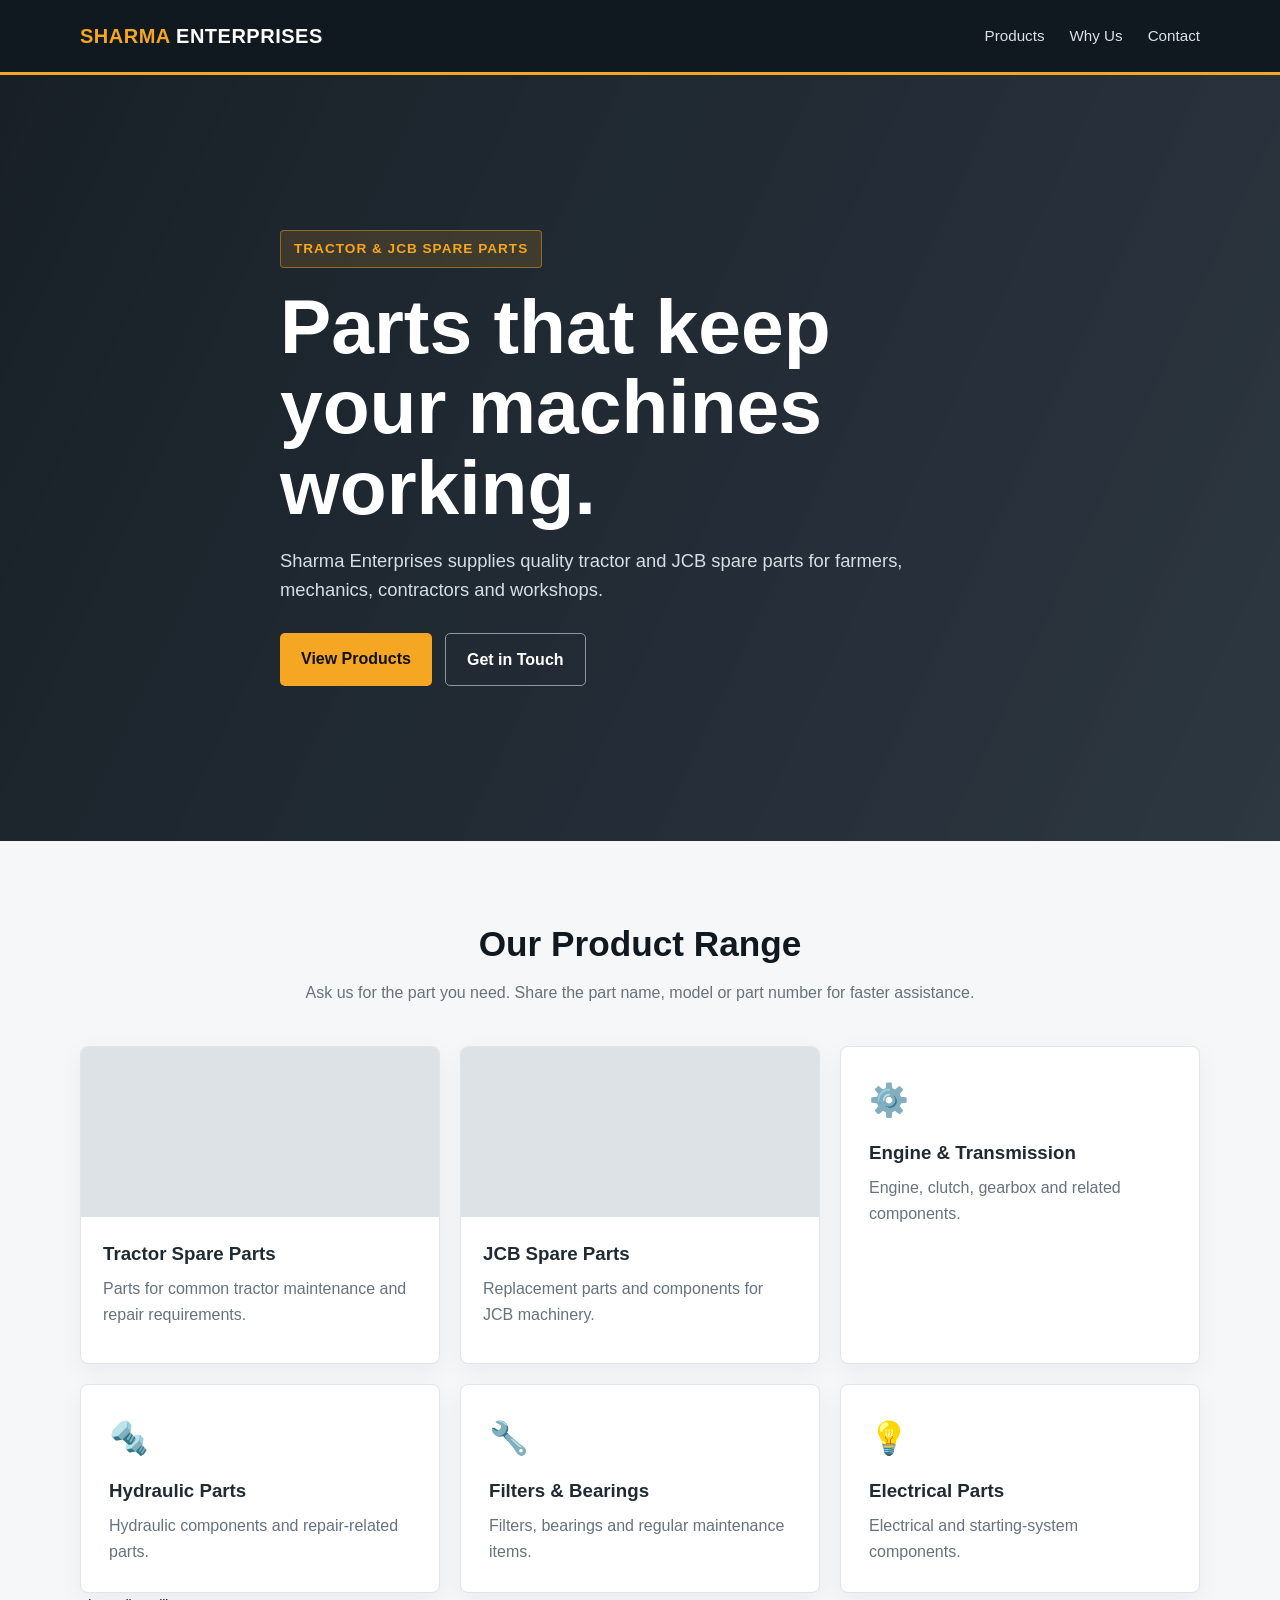
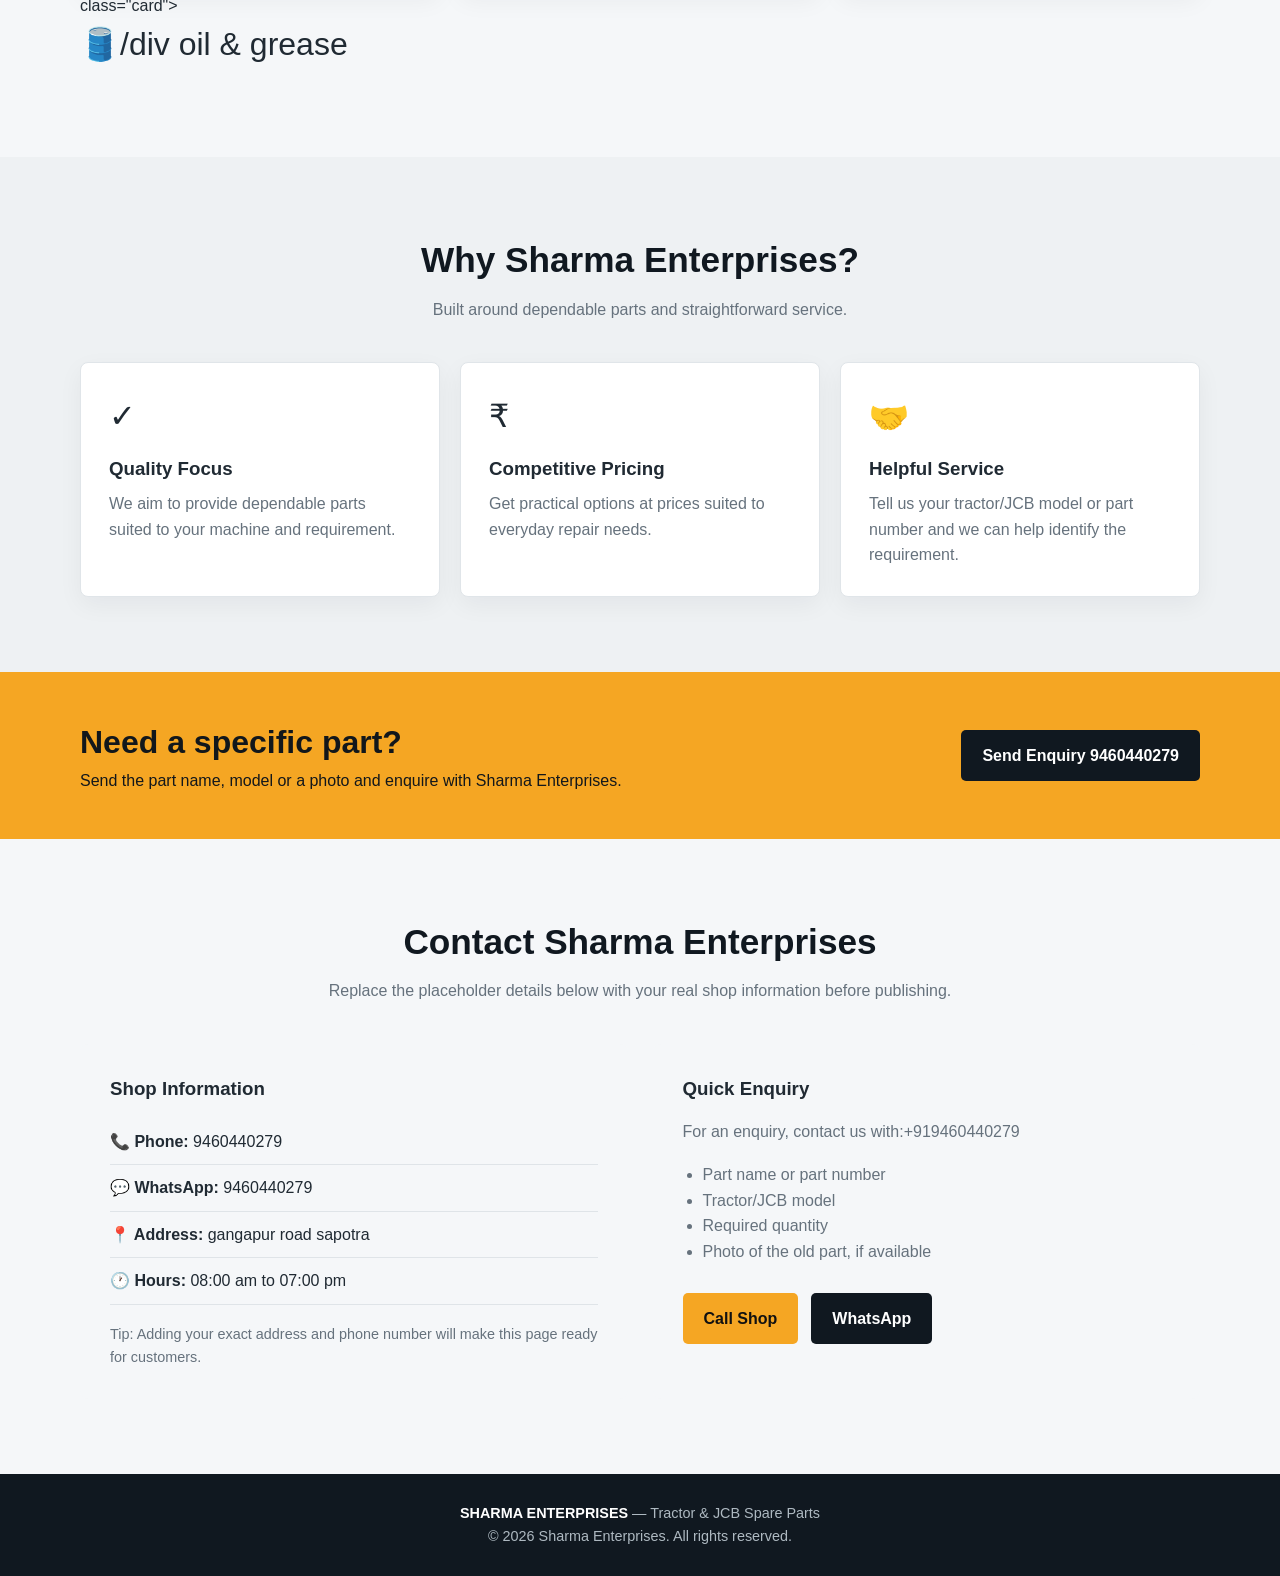
<file: index.html>
<!DOCTYPE html>
<html lang="en">
<head>
<meta charset="UTF-8">
<meta name="viewport" content="width=device-width, initial-scale=1.0">
<meta name="description" content="Sharma Enterprises - Tractor and JCB spare parts. Quality parts, reliable service and competitive prices.">
<title>Sharma Enterprises | Tractor & JCB Spare Parts</title>
<style>
:root{--dark:#101820;--dark2:#18232d;--orange:#f5a623;--light:#f5f7f9;--text:#202a33;--muted:#66727d;--white:#fff}
*{box-sizing:border-box;margin:0;padding:0}
html{scroll-behavior:smooth}
body{font-family:Arial,Helvetica,sans-serif;color:var(--text);background:var(--light);line-height:1.6}
a{text-decoration:none;color:inherit}
.container{width:min(1120px,92%);margin:auto}
header{background:var(--dark);color:#fff;position:sticky;top:0;z-index:20;border-bottom:3px solid var(--orange)}
.nav{height:72px;display:flex;align-items:center;justify-content:space-between}
.logo{font-size:1.25rem;font-weight:800;letter-spacing:.5px}.logo span{color:var(--orange)}
nav a{margin-left:25px;color:#dbe2e7;font-size:.95rem}nav a:hover{color:var(--orange)}
.hero{background:linear-gradient(115deg,rgba(16,24,32,.97),rgba(24,35,45,.9)),url("https://images.unsplash.com/photo-1581094794329-c8112a89af12?auto=format&fit=crop&w=1800&q=80") center/cover;min-height:590px;display:flex;align-items:center;color:#fff}
.hero-content{max-width:720px;padding:80px 0}.tag{display:inline-block;background:rgba(245,166,35,.15);color:var(--orange);border:1px solid rgba(245,166,35,.45);padding:7px 13px;border-radius:4px;font-weight:700;font-size:.85rem;text-transform:uppercase;letter-spacing:1px}
h1{font-size:clamp(2.4rem,6vw,4.8rem);line-height:1.05;margin:18px 0}.hero p{font-size:1.15rem;color:#d7dee3;max-width:650px}
.buttons{display:flex;gap:13px;flex-wrap:wrap;margin-top:28px}.btn{display:inline-block;padding:13px 21px;border-radius:5px;font-weight:800}.primary{background:var(--orange);color:#111}.secondary{border:1px solid #8b98a3;color:#fff}
section{padding:75px 0}.section-head{text-align:center;max-width:700px;margin:0 auto 40px}.section-head h2{font-size:2.2rem;color:var(--dark)}.section-head p{color:var(--muted);margin-top:8px}
.grid{display:grid;grid-template-columns:repeat(3,1fr);gap:20px}
.card{background:#fff;padding:28px;border:1px solid #e0e5e9;border-radius:8px;box-shadow:0 8px 25px rgba(16,24,32,.05)}.icon{font-size:2rem;margin-bottom:12px}.card h3{margin-bottom:7px}.card p{color:var(--muted)}
.product{padding:0;overflow:hidden}.product .photo{height:170px;background:#dce2e6 center/cover}.product .body{padding:22px}.product .body p{margin-bottom:14px}
.band{background:var(--orange);color:#12171b;padding:45px 0}.band-inner{display:flex;justify-content:space-between;align-items:center;gap:20px}.band h2{font-size:2rem}.dark-btn{background:var(--dark);color:#fff}
.contact{background:#fff}.contact-grid{display:grid;grid-template-columns:1fr 1fr;gap:25px}.contact-box{background:var(--light);padding:30px;border-radius:8px}.contact-box h3{margin-bottom:15px}.contact-row{padding:10px 0;border-bottom:1px solid #dfe4e8}.contact-row:last-child{border:0}.note{margin-top:18px;color:var(--muted);font-size:.9rem}
footer{background:var(--dark);color:#aeb9c1;text-align:center;padding:28px 0;font-size:.9rem}footer strong{color:#fff}
@media(max-width:760px){nav{display:none}.hero{min-height:520px}.grid,.contact-grid{grid-template-columns:1fr}.band-inner{display:block}.band .btn{margin-top:18px}section{padding:55px 0}}
</style>
</head>
<body>
<header>
<div class="container nav">
<a class="logo" href="#"><span>SHARMA</span> ENTERPRISES</a>
<nav><a href="#products">Products</a><a href="#about">Why Us</a><a href="#contact">Contact</a></nav>
</div>
</header>

<main>
<section class="hero">
<div class="container hero-content">
<div class="tag">Tractor & JCB Spare Parts</div>
<h1>Parts that keep your machines working.</h1>
<p>Sharma Enterprises supplies quality tractor and JCB spare parts for farmers, mechanics, contractors and workshops.</p>
<div class="buttons">
<a class="btn primary" href="#products">View Products</a>
<a class="btn secondary" href="#contact">Get in Touch</a>
</div>
</div>
</section>

<section id="products">
<div class="container">
<div class="section-head"><h2>Our Product Range</h2><p>Ask us for the part you need. Share the part name, model or part number for faster assistance.</p></div>
<div class="grid">
<div class="card product"><div class="photo" style="background-image:url('https://images.unsplash.com/photo-1581094794329-c8112a89af12?auto=format&fit=crop&w=900&q=80')"></div><div class="body"><h3>Tractor Spare Parts</h3><p>Parts for common tractor maintenance and repair requirements.</p></div></div>
<div class="card product"><div class="photo" style="background-image:url('https://images.unsplash.com/photo-1504307651254-35680f356dfd?auto=format&fit=crop&w=900&q=80')"></div><div class="body"><h3>JCB Spare Parts</h3><p>Replacement parts and components for JCB machinery.</p></div></div>
<div class="card"><div class="icon">⚙️</div><h3>Engine & Transmission</h3><p>Engine, clutch, gearbox and related components.</p></div>
<div class="card"><div class="icon">🔩</div><h3>Hydraulic Parts</h3><p>Hydraulic components and repair-related parts.</p></div>
<div class="card"><div class="icon">🔧</div><h3>Filters & Bearings</h3><p>Filters, bearings and regular maintenance items.</p></div>
<div class="card"><div class="icon">💡</div><h3>Electrical Parts</h3><p>Electrical and starting-system components.</p></div>
</div>class="card"><div class="icon">🛢️/div oil & grease
</section>

<section id="about" style="background:#eef1f3">
<div class="container">
<div class="section-head"><h2>Why Sharma Enterprises?</h2><p>Built around dependable parts and straightforward service.</p></div>
<div class="grid">
<div class="card"><div class="icon">✓</div><h3>Quality Focus</h3><p>We aim to provide dependable parts suited to your machine and requirement.</p></div>
<div class="card"><div class="icon">₹</div><h3>Competitive Pricing</h3><p>Get practical options at prices suited to everyday repair needs.</p></div>
<div class="card"><div class="icon">🤝</div><h3>Helpful Service</h3><p>Tell us your tractor/JCB model or part number and we can help identify the requirement.</p></div>
</div>
</div>
</section>

<div class="band">
<div class="container band-inner">
<div><h2>Need a specific part?</h2><p>Send the part name, model or a photo and enquire with Sharma Enterprises.</p></div>
<a class="btn dark-btn" href="#9460440279">Send Enquiry 9460440279 </a>
</div>
</div>

<section id="contact" class="9460440279">
<div class="container">
<div class="section-head"><h2>Contact Sharma Enterprises</h2><p>Replace the placeholder details below with your real shop information before publishing.</p></div>
<div class="contact-grid">
<div class="contact-box">
<h3>Shop Information</h3>
<div class="contact-row"><strong>📞 Phone:</strong> 9460440279 </div>
<div class="contact-row"><strong>💬 WhatsApp:</strong> 9460440279 </div>
<div class="contact-row"><strong>📍 Address:</strong> gangapur road sapotra </div>
<div class="contact-row"><strong>🕐 Hours:</strong> 08:00 am to 07:00 pm </div>
<p class="note">Tip: Adding your exact address and phone number will make this page ready for customers.</p>
</div>
<div class="contact-box">
<h3>Quick Enquiry</h3>
<p style="color:#66727d;margin-bottom:18px">For an enquiry, contact us with:+919460440279</p>
<ul style="padding-left:20px;color:#66727d">
<li>Part name or part number</li>
<li>Tractor/JCB model</li>
<li>Required quantity</li>
<li>Photo of the old part, if available</li>
</ul>
<div class="buttons"><a class="btn primary" href="tel:+919460440279">Call Shop</a><a class="btn dark-btn" href="https://wa.me/+91 9460440279">WhatsApp</a></div>
</div>
</div>
</div>
</section>
</main>

<footer><div class="container"><strong>SHARMA ENTERPRISES</strong> — Tractor & JCB Spare Parts<br>© 2026 Sharma Enterprises. All rights reserved.</div></footer>
</body>
</html>
</file>
